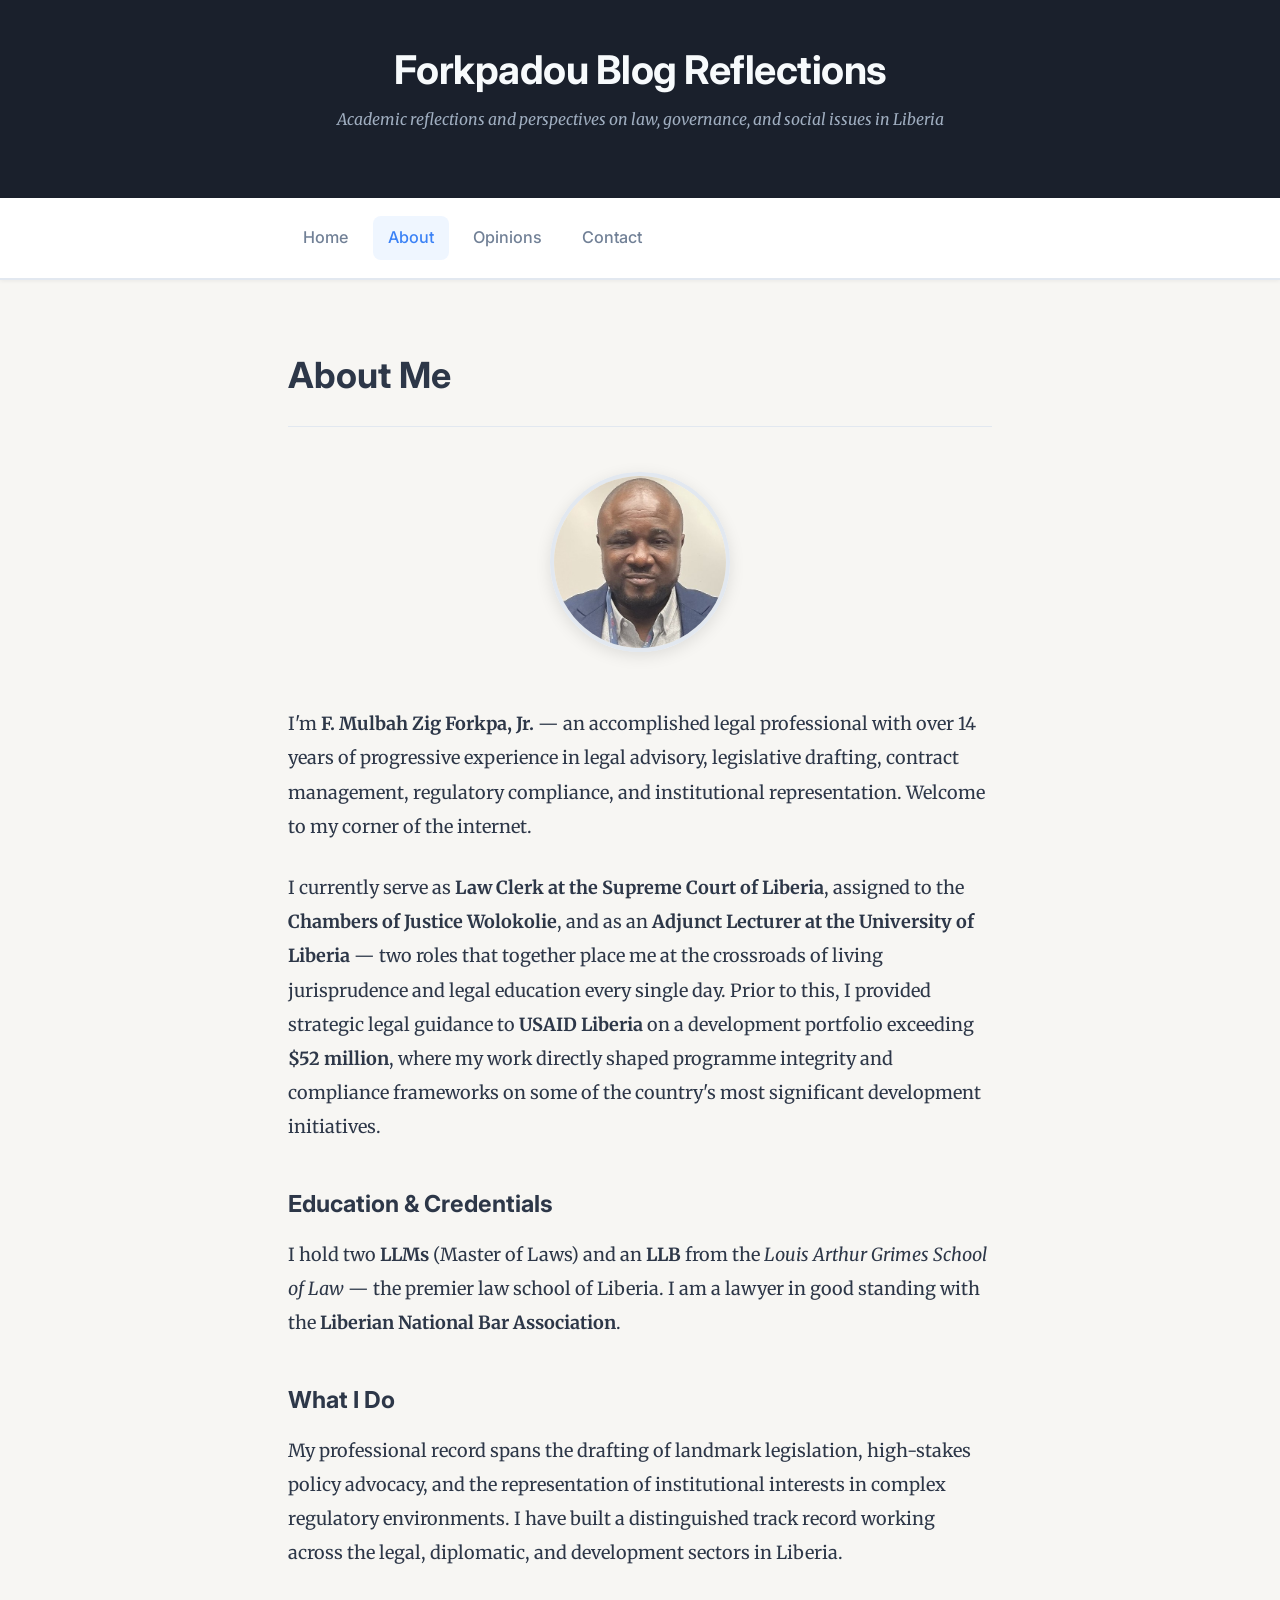
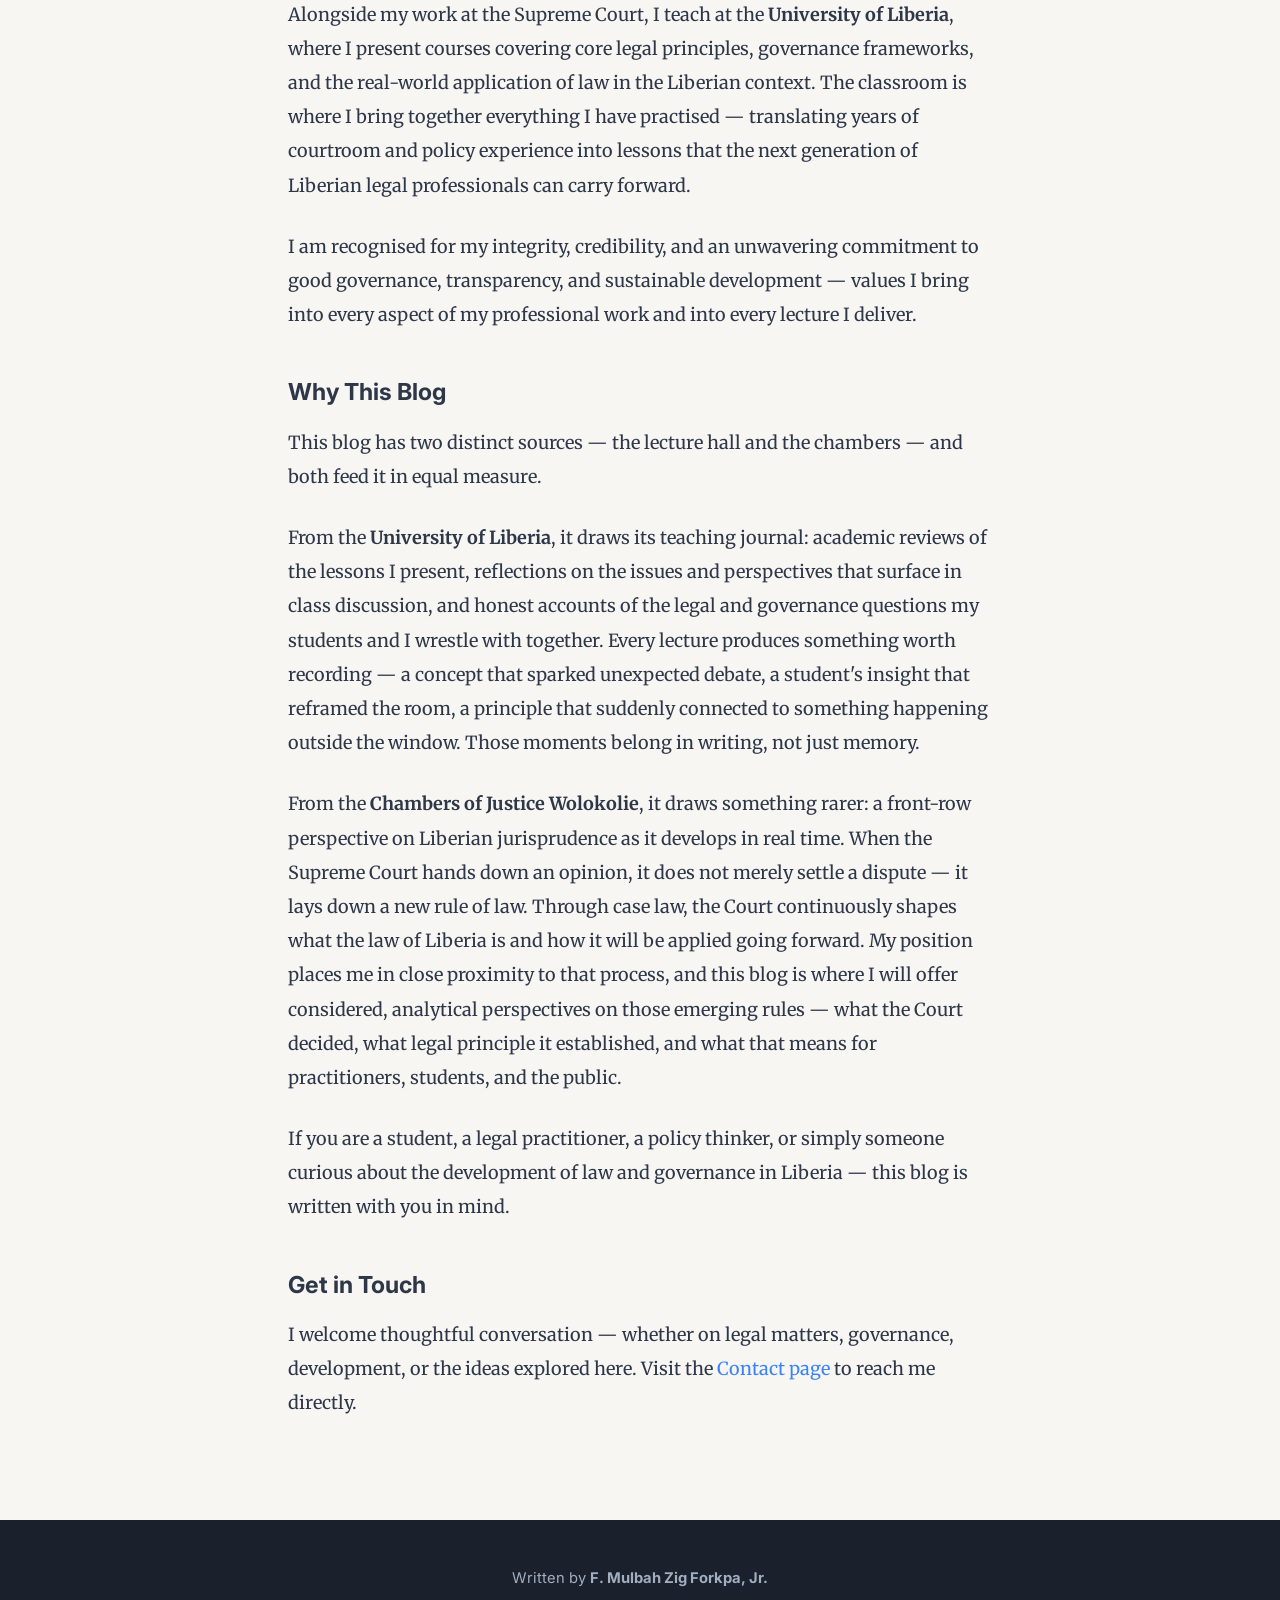
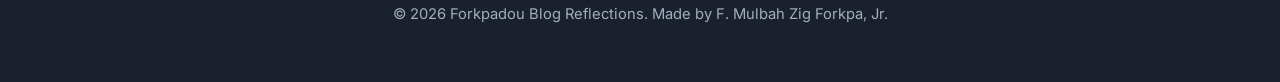
<file: about.html>
<!DOCTYPE html>
<html lang="en">

<head>
  <meta charset="UTF-8">
  <meta name="viewport" content="width=device-width, initial-scale=1.0">
  <!--
    Page title pattern: "Page Name — Site Name"
    The page name first so it's readable in a tab or bookmark list.
  -->
  <title>About — Forkpadou Blog Reflections</title>
  <meta property="og:type" content="website">
  <meta property="og:site_name" content="Forkpadou Blog Reflections">
  <meta property="og:title" content="About — Forkpadou Blog Reflections">
  <meta property="og:description" content="Learn about F. Mulbah Zig Forkpa, Jr. — legal professional with over 14 years of experience in law, governance, and land rights in Liberia.">
  <meta property="og:image" content="https://fmulbahzig-debug.github.io/Forkpadou-blog/Passport_Size_Photo.jpg">
  <meta property="og:url" content="https://fmulbahzig-debug.github.io/Forkpadou-blog/about.html">
  <meta name="twitter:card" content="summary_large_image">
  <meta name="twitter:title" content="About — Forkpadou Blog Reflections">
  <meta name="twitter:description" content="Learn about F. Mulbah Zig Forkpa, Jr. — legal professional with over 14 years of experience in law, governance, and land rights in Liberia.">
  <meta name="twitter:image" content="https://fmulbahzig-debug.github.io/Forkpadou-blog/Passport_Size_Photo.jpg">
  <link rel="stylesheet" href="style.css">
</head>

<body>

  <!-- ============================================================
       SITE HEADER
       Identical on every page. The blog title is wrapped in <a>
       so clicking it navigates back to the homepage.
       ============================================================ -->
  <header class="site-header">
    <div class="container">
      <h1 class="site-title">
        <a href="index.html">Forkpadou Blog Reflections</a>
      </h1>
      <p class="site-tagline">Academic reflections and perspectives on law, governance, and social issues in Liberia</p>
    </div>
  </header>


  <!-- ============================================================
       NAVIGATION
       Note: "About" has class="active" here (not "Home").
       Each page marks its own nav link as active — this is how
       the highlighted/current-page styling works.
       ============================================================ -->
  <nav class="site-nav" aria-label="Main navigation">
    <div class="container">
      <a href="index.html">Home</a>
      <a href="about.html" class="active" aria-current="page">About</a>
      <a href="opinions.html">Opinions</a>
      <a href="contact.html">Contact</a>
    </div>
  </nav>


  <!-- ============================================================
       MAIN CONTENT — About page
       ============================================================ -->
  <main class="site-main">
    <div class="container">

      <!-- Page heading -->
      <div class="page-header">
        <h1>About Me</h1>
      </div>

      <!-- Profile photo -->
      <div class="profile-photo-wrapper">
        <img src="Passport_Size_Photo.jpg"
             alt="F. Mulbah Zig Forkpa, Jr."
             class="profile-photo">
      </div>

      <!-- Page content -->
      <div class="page-body">

        <p>
          I'm <strong>F. Mulbah Zig Forkpa, Jr.</strong> — an accomplished legal professional
          with over 14 years of progressive experience in legal advisory, legislative drafting,
          contract management, regulatory compliance, and institutional representation.
          Welcome to my corner of the internet.
        </p>

        <p>
          I currently serve as <strong>Law Clerk at the Supreme Court of Liberia</strong>,
          assigned to the <strong>Chambers of Justice Wolokolie</strong>, and as an
          <strong>Adjunct Lecturer at the University of Liberia</strong> — two roles that
          together place me at the crossroads of living jurisprudence and legal education every single day.
          Prior to this, I provided strategic legal guidance to <strong>USAID Liberia</strong> on
          a development portfolio exceeding <strong>$52 million</strong>, where my work directly
          shaped programme integrity and compliance frameworks on some of the country's most
          significant development initiatives.
        </p>


        <!-- ── Sub-section ──────────────────────────────────── -->
        <h2>Education &amp; Credentials</h2>

        <p>
          I hold two <strong>LLMs</strong> (Master of Laws) and an <strong>LLB</strong> from the
          <em>Louis Arthur Grimes School of Law</em> — the premier law school of Liberia. I am a
          lawyer in good standing with the
          <strong>Liberian National Bar Association</strong>.
        </p>


        <!-- ── Sub-section ──────────────────────────────────── -->
        <h2>What I Do</h2>

        <p>
          My professional record spans the drafting of landmark legislation, high-stakes policy
          advocacy, and the representation of institutional interests in complex regulatory
          environments. I have built a distinguished track record working across the legal,
          diplomatic, and development sectors in Liberia.
        </p>

        <p>
          Alongside my work at the Supreme Court, I teach at the <strong>University of Liberia</strong>,
          where I present courses covering core legal principles, governance frameworks, and the
          real-world application of law in the Liberian context. The classroom is where I bring
          together everything I have practised — translating years of courtroom and policy
          experience into lessons that the next generation of Liberian legal professionals
          can carry forward.
        </p>

        <p>
          I am recognised for my integrity, credibility, and an unwavering commitment to
          good governance, transparency, and sustainable development — values I bring into
          every aspect of my professional work and into every lecture I deliver.
        </p>


        <!-- ── Sub-section ──────────────────────────────────── -->
        <h2>Why This Blog</h2>

        <p>
          This blog has two distinct sources — the lecture hall and the chambers — and both
          feed it in equal measure.
        </p>

        <p>
          From the <strong>University of Liberia</strong>, it draws its teaching journal: academic
          reviews of the lessons I present, reflections on the issues and perspectives that surface
          in class discussion, and honest accounts of the legal and governance questions my students
          and I wrestle with together. Every lecture produces something worth recording — a concept
          that sparked unexpected debate, a student's insight that reframed the room, a principle
          that suddenly connected to something happening outside the window. Those moments belong
          in writing, not just memory.
        </p>

        <p>
          From the <strong>Chambers of Justice Wolokolie</strong>, it draws something rarer: a
          front-row perspective on Liberian jurisprudence as it develops in real time. When the
          Supreme Court hands down an opinion, it does not merely settle a dispute — it lays down
          a new rule of law. Through case law, the Court continuously shapes what the law of
          Liberia is and how it will be applied going forward. My position places me in close
          proximity to that process, and this blog is where I will offer considered, analytical
          perspectives on those emerging rules — what the Court decided, what legal principle it
          established, and what that means for practitioners, students, and the public.
        </p>

        <p>
          If you are a student, a legal practitioner, a policy thinker, or simply someone
          curious about the development of law and governance in Liberia — this blog is
          written with you in mind.
        </p>


        <!-- ── Sub-section ──────────────────────────────────── -->
        <h2>Get in Touch</h2>

        <p>
          I welcome thoughtful conversation — whether on legal matters, governance, development,
          or the ideas explored here. Visit the
          <a href="contact.html">Contact page</a> to reach me directly.
        </p>

      </div>
      <!-- End .page-body -->

    </div>
  </main>


  <!-- ============================================================
       FOOTER — identical on every page
       ============================================================ -->
  <footer class="site-footer">
    <div class="container">
      <p>Written by <strong>F. Mulbah Zig Forkpa, Jr.</strong></p>
      <p>&copy; 2026 Forkpadou Blog Reflections. Made by F. Mulbah Zig Forkpa, Jr.</p>
    </div>
  </footer>


</body>
</html>
</file>
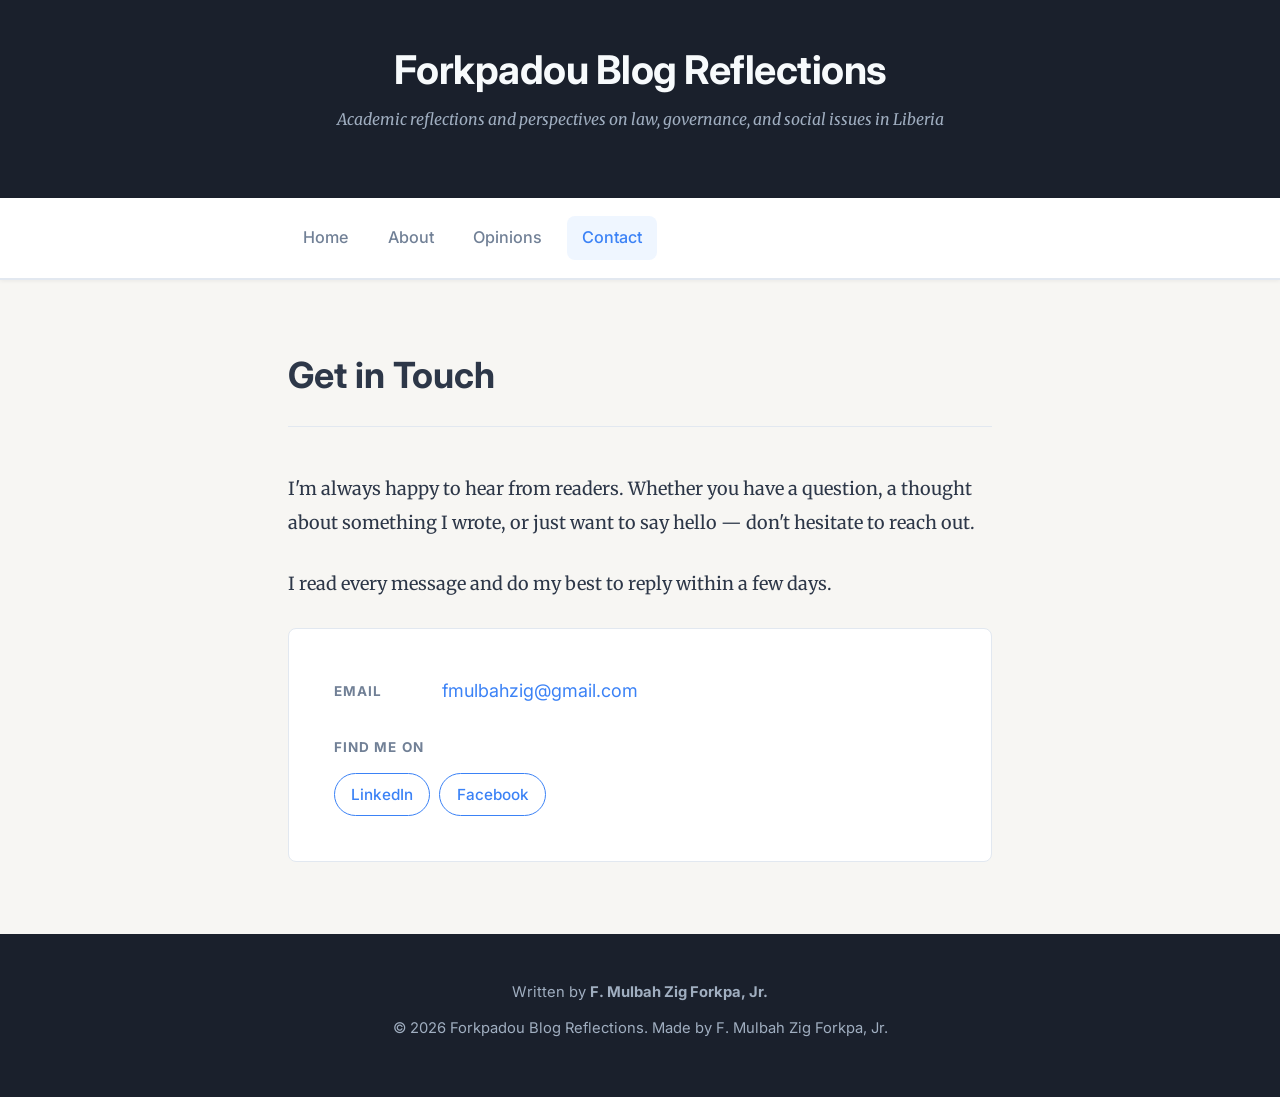
<file: contact.html>
<!DOCTYPE html>
<html lang="en">

<head>
  <meta charset="UTF-8">
  <meta name="viewport" content="width=device-width, initial-scale=1.0">
  <title>Contact — Forkpadou Blog Reflections</title>
  <meta property="og:type" content="website">
  <meta property="og:site_name" content="Forkpadou Blog Reflections">
  <meta property="og:title" content="Contact — Forkpadou Blog Reflections">
  <meta property="og:description" content="Get in touch with F. Mulbah Zig Forkpa, Jr. — author of Forkpadou Blog Reflections.">
  <meta property="og:image" content="https://fmulbahzig-debug.github.io/Forkpadou-blog/Passport_Size_Photo.jpg">
  <meta property="og:url" content="https://fmulbahzig-debug.github.io/Forkpadou-blog/contact.html">
  <meta name="twitter:card" content="summary_large_image">
  <meta name="twitter:title" content="Contact — Forkpadou Blog Reflections">
  <meta name="twitter:description" content="Get in touch with F. Mulbah Zig Forkpa, Jr. — author of Forkpadou Blog Reflections.">
  <meta name="twitter:image" content="https://fmulbahzig-debug.github.io/Forkpadou-blog/Passport_Size_Photo.jpg">
  <link rel="stylesheet" href="style.css">
</head>

<body>

  <!-- ============================================================
       SITE HEADER
       ============================================================ -->
  <header class="site-header">
    <div class="container">
      <h1 class="site-title">
        <a href="index.html">Forkpadou Blog Reflections</a>
      </h1>
      <p class="site-tagline">Academic reflections and perspectives on law, governance, and social issues in Liberia</p>
    </div>
  </header>


  <!-- ============================================================
       NAVIGATION — "Contact" is marked active on this page
       ============================================================ -->
  <nav class="site-nav" aria-label="Main navigation">
    <div class="container">
      <a href="index.html">Home</a>
      <a href="about.html">About</a>
      <a href="opinions.html">Opinions</a>
      <a href="contact.html" class="active" aria-current="page">Contact</a>
    </div>
  </nav>


  <!-- ============================================================
       MAIN CONTENT — Contact page
       ============================================================ -->
  <main class="site-main">
    <div class="container">

      <div class="page-header">
        <h1>Get in Touch</h1>
      </div>

      <div class="page-body">
        <p>
          I'm always happy to hear from readers. Whether you have a question, a thought about
          something I wrote, or just want to say hello — don't hesitate to reach out.
        </p>
        <p>
          I read every message and do my best to reply within a few days.
        </p>
      </div>


      <!-- ── Contact Card ───────────────────────────────────── -->
      <!--
        This card groups all contact methods in a clean panel.
        Each .contact-item is a labeled row: label on the left,
        value (link) on the right.
      -->
      <div class="contact-card">

        <!-- Email row -->
        <div class="contact-item">
          <span class="contact-label">Email</span>
          <!--
            mailto: links open the user's default email app.
            Replace "your@email.com" with your real address.
          -->
          <a href="mailto:fmulbahzig@gmail.com">fmulbahzig@gmail.com</a>
        </div>

        <!-- Social links row -->
        <div class="contact-item" style="flex-direction: column; align-items: flex-start; gap: 0.75rem;">
          <span class="contact-label">Find me on</span>
          <!--
            Social link buttons.
            - target="_blank" opens the link in a new browser tab.
            - rel="noopener noreferrer" is a security best practice
              when using target="_blank" — it prevents the new tab
              from accessing your page via JavaScript.
            Replace the href="#" with your actual profile URLs.
          -->
          <div class="social-links">
            <a href="https://www.linkedin.com/in/f-mulbah-zig-forkpa-jr-ba-llb-llm-uwc-llm-unicri-39871b166/"
               class="social-link" target="_blank" rel="noopener noreferrer">
              LinkedIn
            </a>
            <a href="https://www.facebook.com/mulbahzig.forkpa"
               class="social-link" target="_blank" rel="noopener noreferrer">
              Facebook
            </a>
          </div>
        </div>

      </div>
      <!-- End .contact-card -->

    </div>
  </main>


  <!-- ============================================================
       FOOTER
       ============================================================ -->
  <footer class="site-footer">
    <div class="container">
      <p>Written by <strong>F. Mulbah Zig Forkpa, Jr.</strong></p>
      <p>&copy; 2026 Forkpadou Blog Reflections. Made by F. Mulbah Zig Forkpa, Jr.</p>
    </div>
  </footer>


</body>
</html>
</file>
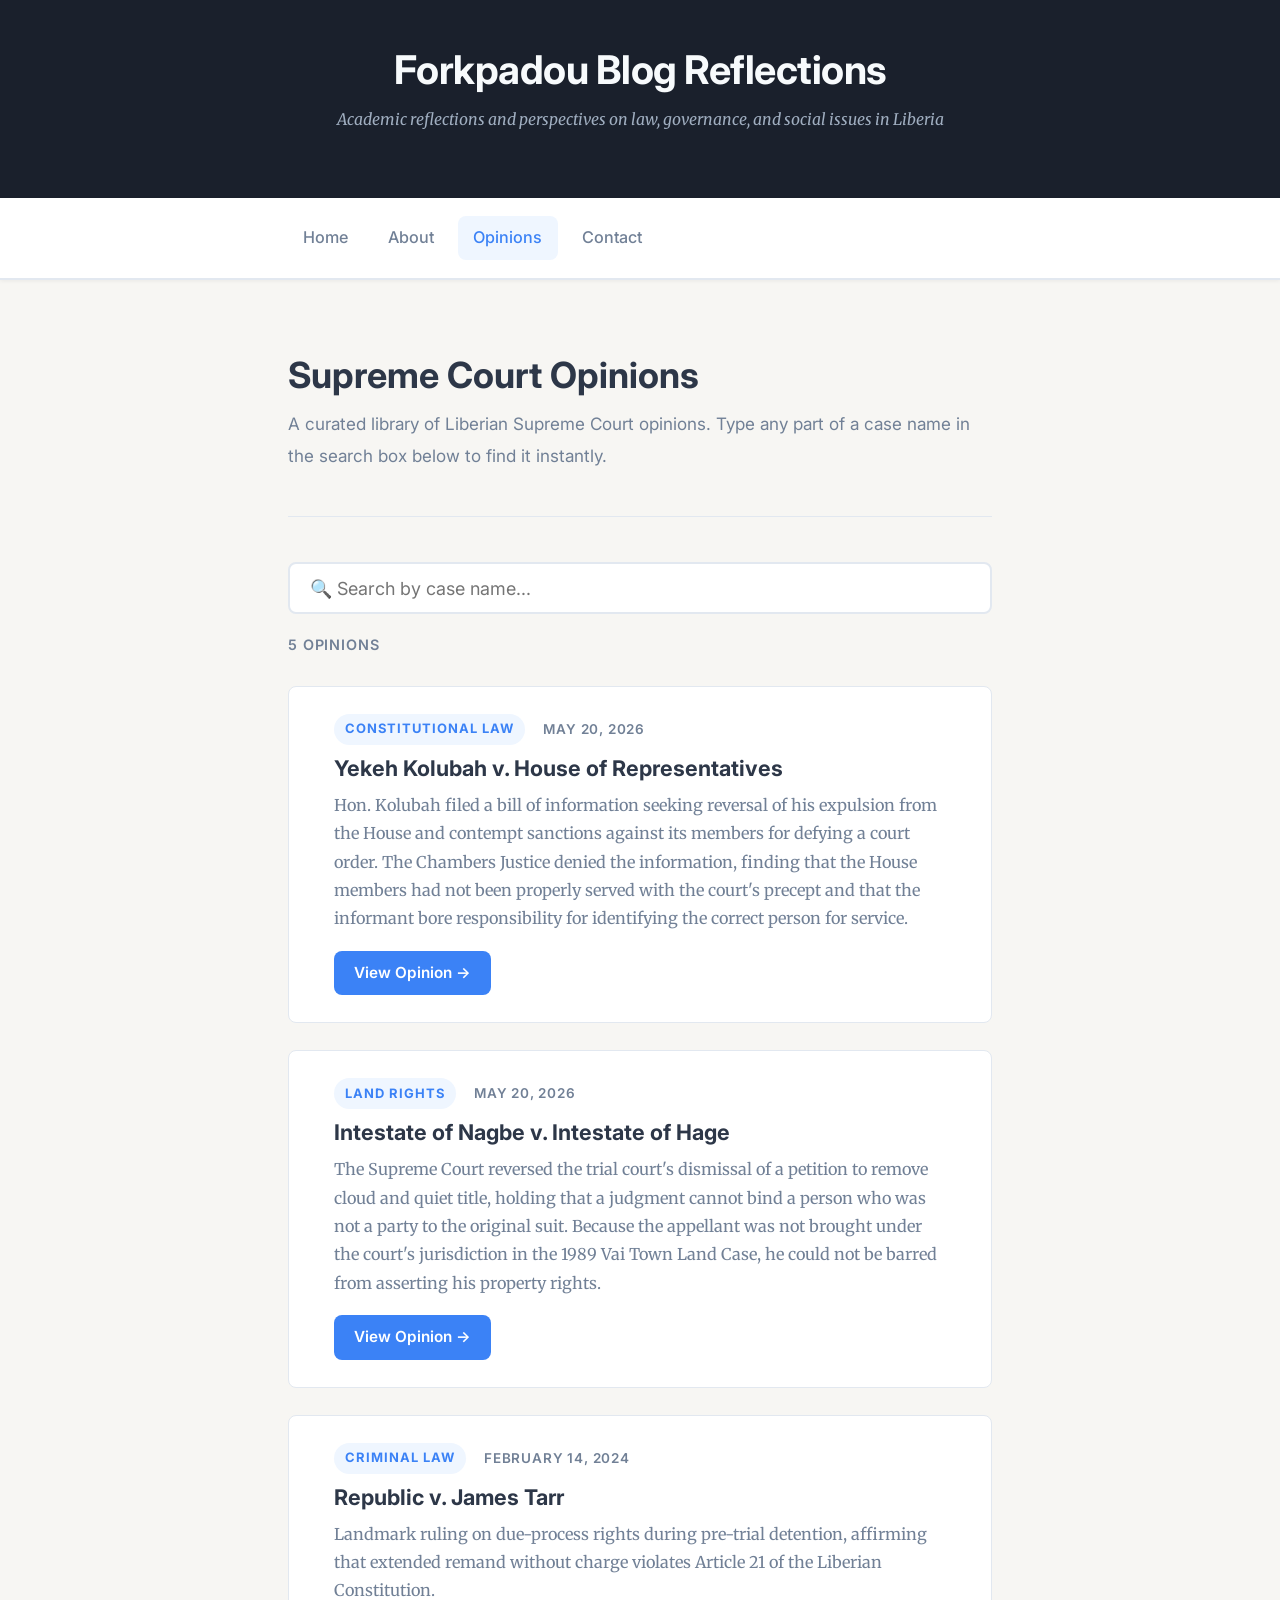
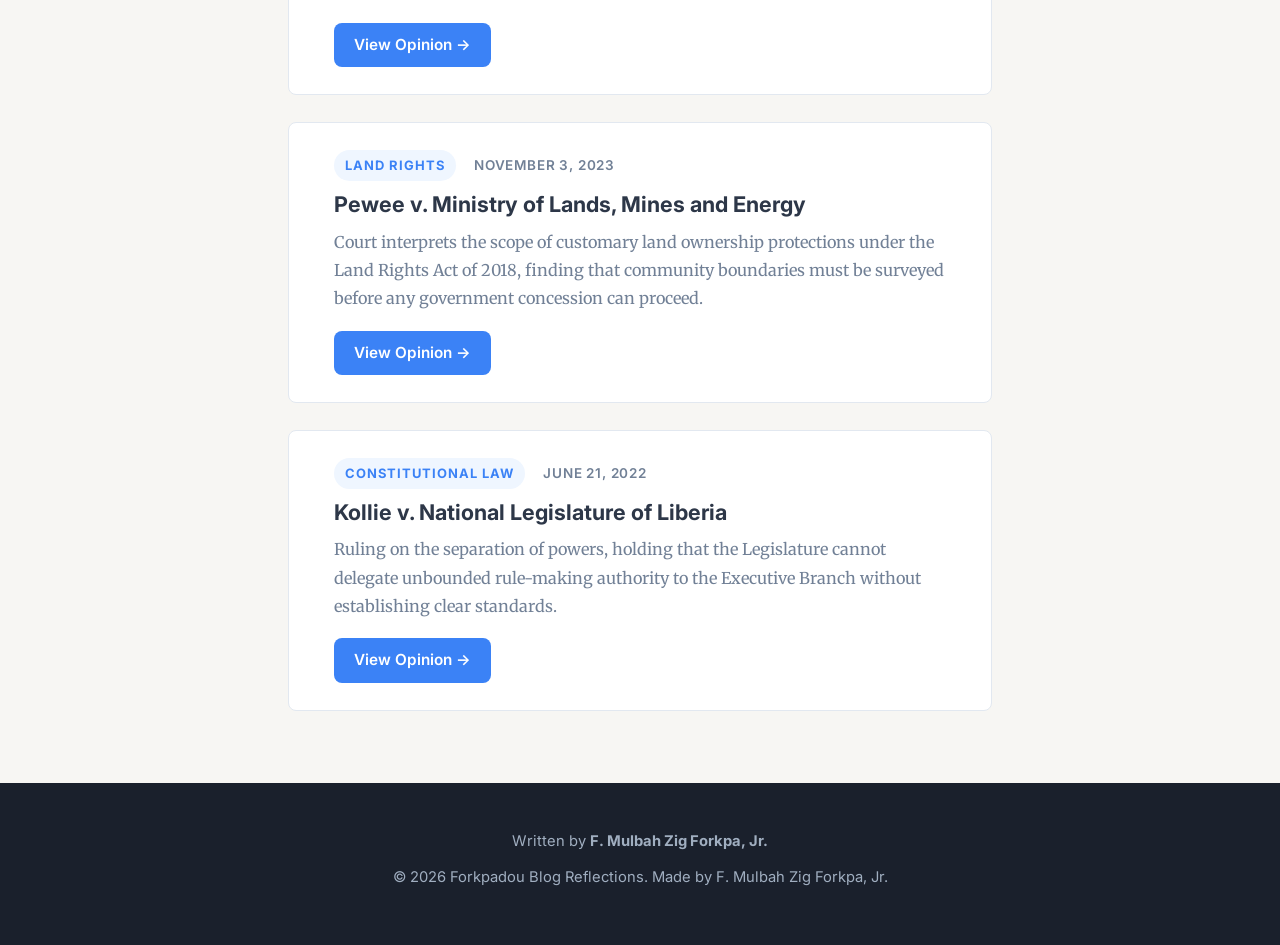
<file: opinions.html>
<!DOCTYPE html>
<html lang="en">

<head>
  <meta charset="UTF-8">
  <meta name="viewport" content="width=device-width, initial-scale=1.0">
  <title>Supreme Court Opinions — Forkpadou Blog Reflections</title>
  <meta property="og:type" content="website">
  <meta property="og:site_name" content="Forkpadou Blog Reflections">
  <meta property="og:title" content="Supreme Court Opinions — Forkpadou Blog Reflections">
  <meta property="og:description" content="A curated library of Liberian Supreme Court opinions with search capability, maintained by F. Mulbah Zig Forkpa, Jr.">
  <meta property="og:image" content="https://fmulbahzig-debug.github.io/Forkpadou-blog/Passport_Size_Photo.jpg">
  <meta property="og:url" content="https://fmulbahzig-debug.github.io/Forkpadou-blog/opinions.html">
  <meta name="twitter:card" content="summary_large_image">
  <meta name="twitter:title" content="Supreme Court Opinions — Forkpadou Blog Reflections">
  <meta name="twitter:description" content="A curated library of Liberian Supreme Court opinions with search capability, maintained by F. Mulbah Zig Forkpa, Jr.">
  <meta name="twitter:image" content="https://fmulbahzig-debug.github.io/Forkpadou-blog/Passport_Size_Photo.jpg">
  <link rel="stylesheet" href="style.css">
</head>

<body>

  <!-- ============================================================
       SITE HEADER — same as every page
       ============================================================ -->
  <header class="site-header">
    <div class="container">
      <h1 class="site-title">
        <a href="index.html">Forkpadou Blog Reflections</a>
      </h1>
      <p class="site-tagline">Academic reflections and perspectives on law, governance, and social issues in Liberia</p>
    </div>
  </header>


  <!-- ============================================================
       NAVIGATION — "Opinions" is marked active (current page)
       ============================================================ -->
  <nav class="site-nav" aria-label="Main navigation">
    <div class="container">
      <a href="index.html">Home</a>
      <a href="about.html">About</a>
      <a href="opinions.html" class="active" aria-current="page">Opinions</a>
      <a href="contact.html">Contact</a>
    </div>
  </nav>


  <!-- ============================================================
       MAIN CONTENT
       ============================================================ -->
  <main class="site-main">
    <div class="container">

      <!-- Page heading -->
      <div class="page-header">
        <h1>Supreme Court Opinions</h1>
        <p class="opinions-page-subtitle">
          A curated library of Liberian Supreme Court opinions.
          Type any part of a case name in the search box below to find it instantly.
        </p>
      </div>


      <!-- ── SEARCH BAR ──────────────────────────────────────── -->
      <!--
        The <label> is hidden visually (sr-only class) but read aloud
        by screen readers — important for accessibility.
        "for" on the label must match "id" on the input.
      -->
      <div class="opinions-search-wrap">
        <label for="case-search" class="sr-only">Search cases by name</label>
        <input
          type="search"
          id="case-search"
          class="opinions-search-input"
          placeholder="&#128269; Search by case name..."
          aria-label="Search Supreme Court cases by name"
          autocomplete="off"
        >
      </div>

      <!-- Live count ("12 opinions" / "3 results for 'Doe'") -->
      <p class="opinions-count" id="opinions-count" aria-live="polite"></p>


      <!-- ── OPINIONS LIST ────────────────────────────────────── -->
      <!--
        Cards are built and injected here by the JavaScript below.
        Keeping the list empty in HTML means adding a new case only
        requires editing the OPINIONS array in the script — not HTML.
      -->
      <ul class="opinions-list" id="opinions-list" aria-label="Supreme Court opinions"></ul>


      <!-- Shown only when a search finds nothing -->
      <p class="opinions-empty" id="opinions-empty" hidden>
        No cases match "<span id="opinions-empty-term"></span>".
        Try a shorter search term or check the spelling.
      </p>

    </div>
  </main>


  <!-- ============================================================
       SITE FOOTER
       ============================================================ -->
  <footer class="site-footer">
    <div class="container">
      <p>Written by <strong>F. Mulbah Zig Forkpa, Jr.</strong></p>
      <p>&copy; 2026 Forkpadou Blog Reflections. Made by F. Mulbah Zig Forkpa, Jr.</p>
    </div>
  </footer>


  <script>
    // ================================================================
    // SUPREME COURT OPINIONS — CASE LIST
    // ================================================================
    //
    // HOW TO ADD A NEW CASE (step-by-step):
    //
    //   1. Upload your PDF to Google Drive.
    //   2. Right-click the file → "Share" → change to "Anyone with the
    //      link can view" → click "Copy link".
    //      The link looks like:
    //        https://drive.google.com/file/d/ABC1234XYZ/view?usp=sharing
    //   3. Copy one of the existing { } blocks below.
    //   4. Paste it at the very TOP of the list (right after the "[" on
    //      the first line), then fill in the five fields:
    //
    //        name        — Full case title, e.g. "Doe v. Ministry of Justice"
    //        date        — Date the opinion was handed down, e.g. "March 12, 2024"
    //        year        — Just the year as a number, e.g. 2024
    //        topic       — Short category label, e.g. "Land Rights"
    //        description — One or two sentences summarising the ruling
    //        url         — The Google Drive "copy link" you got in step 2
    //
    //   5. Make sure every { } block except the very last one ends with
    //      a comma ( , ) — that's standard JavaScript list syntax.
    //   6. Save the file. Refresh the browser. The new case appears.
    //
    // ================================================================

    const OPINIONS = [

      // ── Add new cases above this line, newest first ──────────────

      {
        name: "Yekeh Kolubah v. House of Representatives",
        date: "May 20, 2026",
        year: 2026,
        topic: "Constitutional Law",
        description: "Hon. Kolubah filed a bill of information seeking reversal of his expulsion from the House and contempt sanctions against its members for defying a court order. The Chambers Justice denied the information, finding that the House members had not been properly served with the court's precept and that the informant bore responsibility for identifying the correct person for service.",
        url: "https://drive.google.com/file/d/1eNjaKT409ZwA7Md2QNh93Ky9xT6rTV9e/view?usp=drive_link"
      },
      {
        name: "Intestate of Nagbe v. Intestate of Hage",
        date: "May 20, 2026",
        year: 2026,
        topic: "Land Rights",
        description: "The Supreme Court reversed the trial court's dismissal of a petition to remove cloud and quiet title, holding that a judgment cannot bind a person who was not a party to the original suit. Because the appellant was not brought under the court's jurisdiction in the 1989 Vai Town Land Case, he could not be barred from asserting his property rights.",
        url: "https://drive.google.com/file/d/1-YgXt7lqUOGgGFiUMBNQ6aKBZU0GLVVp/view?usp=drive_link"
      },
      {
        name: "Republic v. James Tarr",
        date: "February 14, 2024",
        year: 2024,
        topic: "Criminal Law",
        description: "Landmark ruling on due-process rights during pre-trial detention, affirming that extended remand without charge violates Article 21 of the Liberian Constitution.",
        url: "https://drive.google.com/file/d/REPLACE_WITH_YOUR_LINK/view?usp=sharing"
      },
      {
        name: "Pewee v. Ministry of Lands, Mines and Energy",
        date: "November 3, 2023",
        year: 2023,
        topic: "Land Rights",
        description: "Court interprets the scope of customary land ownership protections under the Land Rights Act of 2018, finding that community boundaries must be surveyed before any government concession can proceed.",
        url: "https://drive.google.com/file/d/REPLACE_WITH_YOUR_LINK/view?usp=sharing"
      },
      {
        name: "Kollie v. National Legislature of Liberia",
        date: "June 21, 2022",
        year: 2022,
        topic: "Constitutional Law",
        description: "Ruling on the separation of powers, holding that the Legislature cannot delegate unbounded rule-making authority to the Executive Branch without establishing clear standards.",
        url: "https://drive.google.com/file/d/REPLACE_WITH_YOUR_LINK/view?usp=sharing"
      }

      // ── Add new cases above this line, newest first ──────────────

    ]; // ← do not delete this closing bracket


    // ================================================================
    // SEARCH AND DISPLAY LOGIC
    // You do NOT need to change anything below this line.
    // ================================================================

    const listEl      = document.getElementById("opinions-list");
    const searchInput = document.getElementById("case-search");
    const countEl     = document.getElementById("opinions-count");
    const emptyEl     = document.getElementById("opinions-empty");
    const emptyTermEl = document.getElementById("opinions-empty-term");

    // Builds one <li> card element for a single opinion object
    function buildCard(opinion) {
      const li = document.createElement("li");
      li.className = "opinion-card";
      li.innerHTML = `
        <div class="opinion-card-meta">
          <span class="opinion-card-topic">${opinion.topic}</span>
          <span class="opinion-card-date">${opinion.date}</span>
        </div>
        <h2 class="opinion-card-title">${opinion.name}</h2>
        <p class="opinion-card-desc">${opinion.description}</p>
        <a
          href="${opinion.url}"
          class="opinion-view-btn"
          target="_blank"
          rel="noopener noreferrer"
          aria-label="View opinion: ${opinion.name} (opens in new tab)"
        >View Opinion &rarr;</a>
      `;
      return li;
    }

    // Renders either all opinions or only those matching the search term
    function renderOpinions(query) {
      const term    = query.trim().toLowerCase();
      const results = term
        ? OPINIONS.filter(op => op.name.toLowerCase().includes(term))
        : OPINIONS;

      listEl.innerHTML = ""; // clear previous cards

      if (results.length === 0) {
        emptyTermEl.textContent = query.trim();
        emptyEl.hidden = false;
        countEl.textContent = "";
      } else {
        emptyEl.hidden = true;
        results.forEach(op => listEl.appendChild(buildCard(op)));
        countEl.textContent = term
          ? `${results.length} result${results.length !== 1 ? "s" : ""} for "${query.trim()}"`
          : `${results.length} opinion${results.length !== 1 ? "s" : ""}`;
      }
    }

    // Show all cases on first load
    renderOpinions("");

    // Re-filter on every keystroke — no button press needed
    searchInput.addEventListener("input", () => renderOpinions(searchInput.value));
  </script>

</body>
</html>
</file>
<file: style.css>
/* ================================================================
   STYLE.CSS — Main stylesheet for My Personal Blog
   This single file controls the look of every page on the site.
   All HTML pages link to this file with:
     <link rel="stylesheet" href="style.css">
   ================================================================ */


/* ----------------------------------------------------------------
   1. GOOGLE FONTS IMPORT
   We load two typefaces from Google Fonts:
   - "Merriweather" — a serif font designed for screen reading.
     Long-form text is much more comfortable in a serif face.
   - "Inter" — a clean, modern sans-serif for headings, labels,
     and navigation where clarity matters more than warmth.
   ---------------------------------------------------------------- */
@import url('https://fonts.googleapis.com/css2?family=Inter:wght@400;500;600;700&family=Merriweather:ital,wght@0,400;0,700;1,400&display=swap');


/* ----------------------------------------------------------------
   2. CSS CUSTOM PROPERTIES (Variables)
   Think of these like named constants in code.
   Define a color once here, use it everywhere.
   To change the site's accent color, edit ONE line.
   ---------------------------------------------------------------- */
:root {
  /* Colors */
  --clr-bg:           #f7f6f3;   /* Page background: warm off-white */
  --clr-surface:      #ffffff;   /* Card and panel background */
  --clr-text:         #2d3748;   /* Main text: dark grey-blue (softer than pure black) */
  --clr-text-muted:   #718096;   /* Secondary text: lighter grey */
  --clr-accent:       #3b82f6;   /* Links and highlights: calm blue */
  --clr-accent-hover: #1d4ed8;   /* Darker blue for hover states */
  --clr-border:       #e2e8f0;   /* Borders and dividers: very light grey */
  --clr-header-bg:    #1a202c;   /* Header and footer: dark navy */
  --clr-header-text:  #f7fafc;   /* Text on dark backgrounds */

  /* Typography */
  --font-reading: 'Merriweather', Georgia, 'Times New Roman', serif;
  --font-ui:      'Inter', system-ui, -apple-system, sans-serif;

  /* Spacing scale — all sizes as multiples of 8px */
  --space-xs:  0.5rem;    /*  8px */
  --space-sm:  1rem;      /* 16px */
  --space-md:  1.5rem;    /* 24px */
  --space-lg:  2.5rem;    /* 40px */
  --space-xl:  4rem;      /* 64px */

  /* Layout */
  --max-width:  740px;    /* Optimal line length for reading (~65–75 chars) */
  --radius:     8px;      /* Rounded corners on cards and buttons */
  --transition: 0.2s ease; /* Duration for hover animations */
}


/* ----------------------------------------------------------------
   3. CSS RESET & BASE STYLES
   Browsers (Chrome, Firefox, Safari) apply their own default styles.
   This section zeros those out so we start from a clean slate.
   ---------------------------------------------------------------- */
*, *::before, *::after {
  box-sizing: border-box; /* Padding counts inside an element's width, not outside */
  margin: 0;
  padding: 0;
}

html {
  font-size: 18px;          /* Base size — all "rem" units are multiples of this */
  scroll-behavior: smooth;  /* Smooth scroll when clicking anchor (#) links */
}

body {
  font-family: var(--font-reading);
  background-color: var(--clr-bg);
  color: var(--clr-text);
  line-height: 1.85;          /* 1.85× the font size — generous spacing between lines */
  min-height: 100vh;          /* Body is at least as tall as the viewport */
  display: flex;
  flex-direction: column;     /* Stacks header → nav → main → footer vertically */
}


/* ----------------------------------------------------------------
   4. GLOBAL TYPOGRAPHY
   Default styles for headings, paragraphs, links, and images.
   ---------------------------------------------------------------- */
h1, h2, h3, h4 {
  font-family: var(--font-ui);  /* Headings use the clean sans-serif */
  font-weight: 700;
  line-height: 1.3;
  color: var(--clr-text);
}

p {
  margin-bottom: var(--space-sm);
}

/* Base link style */
a {
  color: var(--clr-accent);
  text-decoration: none;
  transition: color var(--transition);  /* Color fades smoothly on hover */
}

a:hover {
  color: var(--clr-accent-hover);
  text-decoration: underline;
}

img {
  max-width: 100%;  /* Images never overflow their container */
  display: block;   /* Removes the small gap beneath inline images */
}


/* ----------------------------------------------------------------
   5. LAYOUT CONTAINER
   A centered column with a max width.
   Wraps content on every page so text doesn't stretch wall-to-wall.
   Usage: <div class="container">...</div>
   ---------------------------------------------------------------- */
.container {
  width: 100%;
  max-width: var(--max-width);
  margin: 0 auto;             /* auto left/right margin = centered */
  padding: 0 var(--space-sm); /* Side breathing room on small screens */
}


/* ----------------------------------------------------------------
   6. SITE HEADER
   The dark banner at the top of every page.
   Contains the blog name and tagline.
   ---------------------------------------------------------------- */
.site-header {
  background-color: var(--clr-header-bg);
  color: var(--clr-header-text);
  padding: var(--space-lg) 0;
  text-align: center;
}

.site-header .site-title {
  font-size: 2.2rem;
  letter-spacing: -0.5px;
  margin-bottom: var(--space-xs);
}

/* Makes the blog title a clickable link back to home on inner pages */
.site-header .site-title a {
  color: var(--clr-header-text);
  text-decoration: none;
}

.site-header .site-title a:hover {
  text-decoration: none;
  opacity: 0.85;
}

.site-header .site-tagline {
  font-family: var(--font-reading);
  font-size: 0.88rem;
  font-style: italic;
  font-weight: 400;
  color: #a0aec0;  /* Muted grey-blue — readable on dark background */
}


/* ----------------------------------------------------------------
   7. NAVIGATION BAR
   The row of page links just below the header.
   "position: sticky" keeps it pinned to the top as you scroll.
   ---------------------------------------------------------------- */
.site-nav {
  background-color: var(--clr-surface);
  border-bottom: 2px solid var(--clr-border);
  position: sticky;  /* Sticks to the top when you scroll past it */
  top: 0;
  z-index: 100;      /* Floats above other content so nothing overlaps it */
  box-shadow: 0 1px 4px rgba(0, 0, 0, 0.06);
}

.site-nav .container {
  display: flex;         /* Lays nav links side by side in a row */
  align-items: center;
  gap: var(--space-xs);
  padding-top: var(--space-sm);
  padding-bottom: var(--space-sm);
}

.site-nav a {
  font-family: var(--font-ui);
  font-size: 0.9rem;
  font-weight: 500;
  color: var(--clr-text-muted);
  text-decoration: none;
  padding: 0.4rem 0.85rem;
  border-radius: var(--radius);
  transition: background-color var(--transition), color var(--transition);
}

/* Hover effect and "active" state (current page is highlighted) */
.site-nav a:hover,
.site-nav a.active {
  color: var(--clr-accent);
  background-color: #eff6ff;  /* Very light blue tint */
  text-decoration: none;
}


/* ----------------------------------------------------------------
   8. MAIN CONTENT AREA
   The center column between the nav and the footer.
   "flex: 1" makes it grow to fill available space,
   which pushes the footer to the bottom even on short pages.
   ---------------------------------------------------------------- */
.site-main {
  flex: 1;
  padding: var(--space-xl) 0;
}


/* ----------------------------------------------------------------
   9. HOMEPAGE — POST CARDS
   Each blog post preview on the homepage is a "card".
   ---------------------------------------------------------------- */

/* The "Latest Posts" section label above the card list */
.posts-section-title {
  font-family: var(--font-ui);
  font-size: 0.8rem;
  font-weight: 700;
  color: var(--clr-text-muted);
  text-transform: uppercase;
  letter-spacing: 0.1em;
  margin-bottom: var(--space-lg);
  padding-bottom: var(--space-sm);
  border-bottom: 2px solid var(--clr-border);
}

/* The list that holds all the cards (no bullets) */
.post-list {
  display: flex;
  flex-direction: column;
  gap: var(--space-lg);
  list-style: none;
}

/* Individual post card */
.post-card {
  background-color: var(--clr-surface);
  border: 1px solid var(--clr-border);
  border-radius: var(--radius);
  padding: var(--space-md) var(--space-lg);
  transition: box-shadow var(--transition), transform var(--transition);
}

/* Hover: card lifts slightly — gives the site a responsive, tactile feel */
.post-card:hover {
  box-shadow: 0 6px 24px rgba(0, 0, 0, 0.09);
  transform: translateY(-3px);
}

/* Date label above the post title */
.post-card-date {
  font-family: var(--font-ui);
  font-size: 0.75rem;
  font-weight: 600;
  color: var(--clr-text-muted);
  text-transform: uppercase;
  letter-spacing: 0.07em;
  margin-bottom: var(--space-xs);
}

.post-card-title {
  font-size: 1.35rem;
  margin-bottom: var(--space-xs);
}

/* The title link — dark text, turns blue on hover */
.post-card-title a {
  color: var(--clr-text);
  text-decoration: none;
  transition: color var(--transition);
}

.post-card-title a:hover {
  color: var(--clr-accent);
  text-decoration: none;
}

/* Short preview paragraph */
.post-card-excerpt {
  font-size: 0.9rem;
  color: var(--clr-text-muted);
  line-height: 1.75;
  margin-bottom: var(--space-sm);
}

/* "Read more →" link at the bottom of each card */
.read-more-link {
  font-family: var(--font-ui);
  font-size: 0.82rem;
  font-weight: 600;
  color: var(--clr-accent);
  text-decoration: none;
  display: inline-flex;
  align-items: center;
  gap: 4px;
  transition: gap var(--transition), color var(--transition);
}

/* The arrow slides right on hover — a small but satisfying detail */
.read-more-link:hover {
  color: var(--clr-accent-hover);
  gap: 10px;
  text-decoration: none;
}


/* ----------------------------------------------------------------
   10. FULL BLOG POST PAGE
   Styles for a complete article (the posts/ folder pages).
   ---------------------------------------------------------------- */

/* "← Back to all posts" link at the top */
.back-link {
  display: inline-flex;
  align-items: center;
  gap: 6px;
  font-family: var(--font-ui);
  font-size: 0.85rem;
  font-weight: 500;
  color: var(--clr-text-muted);
  text-decoration: none;
  margin-bottom: var(--space-lg);
  transition: color var(--transition), gap var(--transition);
}

.back-link:hover {
  color: var(--clr-accent);
  gap: 10px;
  text-decoration: none;
}

/* The section containing the title, date, and author */
.post-header {
  margin-bottom: var(--space-lg);
  padding-bottom: var(--space-md);
  border-bottom: 1px solid var(--clr-border);
}

/* "May 15, 2026 · Written by Your Name" */
.post-meta {
  font-family: var(--font-ui);
  font-size: 0.82rem;
  color: var(--clr-text-muted);
  margin-bottom: var(--space-sm);
}

.post-title {
  font-size: 2rem;
  line-height: 1.25;
}

/* The full article content */
.post-body {
  font-size: 1rem;
  line-height: 1.9;
}

.post-body h2 {
  font-size: 1.4rem;
  margin-top: var(--space-lg);
  margin-bottom: var(--space-sm);
}

.post-body h3 {
  font-size: 1.1rem;
  margin-top: var(--space-md);
  margin-bottom: var(--space-xs);
}

.post-body p {
  margin-bottom: var(--space-md);
}

/* Block quote — the blue left border makes it visually distinct */
.post-body blockquote {
  border-left: 4px solid var(--clr-accent);
  padding: var(--space-xs) var(--space-md);
  margin: var(--space-md) 0;
  color: var(--clr-text-muted);
  font-style: italic;
}


/* ----------------------------------------------------------------
   11. ABOUT PAGE — Profile photo
   ---------------------------------------------------------------- */
.profile-photo-wrapper {
  text-align: center;
  margin-bottom: var(--space-lg);
}

.profile-photo {
  width: 180px;
  height: 180px;
  object-fit: cover;        /* Crops the image neatly to fill the circle */
  object-position: top;     /* Focuses on the face/top of the photo */
  border-radius: 50%;       /* Makes it a perfect circle */
  border: 4px solid var(--clr-border);
  box-shadow: 0 4px 16px rgba(0, 0, 0, 0.1);
  display: inline-block;
}

/* ----------------------------------------------------------------
   12. ABOUT & CONTACT PAGES (generic page layout)
   ---------------------------------------------------------------- */
.page-header {
  margin-bottom: var(--space-lg);
  padding-bottom: var(--space-md);
  border-bottom: 1px solid var(--clr-border);
}

.page-header h1 {
  font-size: 2rem;
}

.page-body {
  font-size: 1rem;
  line-height: 1.9;
}

.page-body h2 {
  font-size: 1.3rem;
  margin-top: var(--space-lg);
  margin-bottom: var(--space-sm);
}

.page-body p {
  margin-bottom: var(--space-md);
}


/* ----------------------------------------------------------------
   12. CONTACT PAGE — Contact card and social links
   ---------------------------------------------------------------- */
.contact-card {
  background-color: var(--clr-surface);
  border: 1px solid var(--clr-border);
  border-radius: var(--radius);
  padding: var(--space-lg);
  margin-top: var(--space-md);
}

.contact-item {
  display: flex;
  align-items: center;
  gap: var(--space-sm);
  margin-bottom: var(--space-md);
  font-family: var(--font-ui);
}

.contact-item:last-child {
  margin-bottom: 0;
}

/* The small uppercase label ("EMAIL", "FIND ME ON") */
.contact-label {
  font-size: 0.75rem;
  font-weight: 700;
  text-transform: uppercase;
  letter-spacing: 0.08em;
  color: var(--clr-text-muted);
  min-width: 90px;
}

/* Row of social media pill buttons */
.social-links {
  display: flex;
  flex-wrap: wrap;  /* Wraps to a second row on small screens */
  gap: var(--space-xs);
}

/* Individual pill-shaped social button */
.social-link {
  font-family: var(--font-ui);
  font-size: 0.85rem;
  font-weight: 500;
  color: var(--clr-accent);
  text-decoration: none;
  border: 1.5px solid var(--clr-accent);
  padding: 0.35rem 0.9rem;
  border-radius: 999px;  /* Very large radius = pill shape */
  transition: background-color var(--transition), color var(--transition);
}

/* On hover, the pill fills with the accent color */
.social-link:hover {
  background-color: var(--clr-accent);
  color: #ffffff;
  text-decoration: none;
}


/* ----------------------------------------------------------------
   13. OPINIONS PAGE
   Styles for opinions.html — the Supreme Court opinions library.
   ---------------------------------------------------------------- */

/* Subtitle text under the page heading */
.opinions-page-subtitle {
  font-size: 0.95rem;
  color: var(--clr-text-muted);
  margin-top: var(--space-xs);
  font-family: var(--font-ui);
}

/* Visually hidden — exists for screen readers only */
.sr-only {
  position: absolute;
  width: 1px;
  height: 1px;
  overflow: hidden;
  clip: rect(0 0 0 0);
  white-space: nowrap;
}

/* Wrapper that gives the search bar top breathing room */
.opinions-search-wrap {
  margin: var(--space-lg) 0 var(--space-sm);
}

/* The search input field */
.opinions-search-input {
  width: 100%;
  padding: 0.75rem 1.1rem;
  font-family: var(--font-ui);
  font-size: 1rem;
  color: var(--clr-text);
  background-color: var(--clr-surface);
  border: 2px solid var(--clr-border);
  border-radius: var(--radius);
  outline: none;
  transition: border-color var(--transition), box-shadow var(--transition);
}

/* Blue ring when the search box is focused / clicked into */
.opinions-search-input:focus {
  border-color: var(--clr-accent);
  box-shadow: 0 0 0 3px rgba(59, 130, 246, 0.15);
}

/* "12 opinions" / "3 results for 'Doe'" counter line */
.opinions-count {
  font-family: var(--font-ui);
  font-size: 0.8rem;
  font-weight: 600;
  color: var(--clr-text-muted);
  text-transform: uppercase;
  letter-spacing: 0.06em;
  margin-bottom: var(--space-md);
  min-height: 1.2em; /* prevents layout shift when text changes */
}

/* The list that holds all opinion cards (no bullet points) */
.opinions-list {
  list-style: none;
  display: flex;
  flex-direction: column;
  gap: var(--space-md);
  padding: 0;
}

/* Individual opinion card — same card style as blog posts */
.opinion-card {
  background-color: var(--clr-surface);
  border: 1px solid var(--clr-border);
  border-radius: var(--radius);
  padding: var(--space-md) var(--space-lg);
  transition: box-shadow var(--transition), transform var(--transition);
}

.opinion-card:hover {
  box-shadow: 0 6px 24px rgba(0, 0, 0, 0.09);
  transform: translateY(-2px);
}

/* Row containing the topic badge and the date */
.opinion-card-meta {
  display: flex;
  align-items: center;
  gap: var(--space-sm);
  margin-bottom: var(--space-xs);
  flex-wrap: wrap;
}

/* Coloured topic pill — e.g. "Land Rights", "Criminal Law" */
.opinion-card-topic {
  font-family: var(--font-ui);
  font-size: 0.72rem;
  font-weight: 700;
  text-transform: uppercase;
  letter-spacing: 0.08em;
  color: var(--clr-accent);
  background-color: #eff6ff;
  padding: 0.2rem 0.6rem;
  border-radius: 999px;
  white-space: nowrap;
}

/* Date in the meta row */
.opinion-card-date {
  font-family: var(--font-ui);
  font-size: 0.75rem;
  font-weight: 600;
  color: var(--clr-text-muted);
  text-transform: uppercase;
  letter-spacing: 0.06em;
}

/* Case name heading inside each card */
.opinion-card-title {
  font-size: 1.2rem;
  margin-bottom: var(--space-xs);
  color: var(--clr-text);
}

/* One-sentence description of the ruling */
.opinion-card-desc {
  font-size: 0.9rem;
  color: var(--clr-text-muted);
  line-height: 1.75;
  margin-bottom: var(--space-sm);
}

/* "View Opinion →" button */
.opinion-view-btn {
  display: inline-block;
  font-family: var(--font-ui);
  font-size: 0.85rem;
  font-weight: 600;
  color: #ffffff;
  background-color: var(--clr-accent);
  padding: 0.45rem 1.1rem;
  border-radius: var(--radius);
  text-decoration: none;
  transition: background-color var(--transition), transform var(--transition);
}

.opinion-view-btn:hover {
  background-color: var(--clr-accent-hover);
  color: #ffffff;
  text-decoration: none;
  transform: translateY(-1px);
}

/* "No results" message shown when search finds nothing */
.opinions-empty {
  font-family: var(--font-ui);
  font-size: 0.95rem;
  color: var(--clr-text-muted);
  text-align: center;
  padding: var(--space-xl) 0;
  font-style: italic;
}


/* ----------------------------------------------------------------
   14. SITE FOOTER
   Dark bar at the very bottom of every page.
   ---------------------------------------------------------------- */
.site-footer {
  background-color: var(--clr-header-bg);
  color: #a0aec0;
  padding: var(--space-lg) 0;
  text-align: center;
  font-family: var(--font-ui);
  font-size: 0.82rem;
}

.site-footer p {
  margin-bottom: var(--space-xs);
}

.site-footer a {
  color: #63b3ed;  /* Brighter blue so links are visible on dark background */
}


/* ----------------------------------------------------------------
   15. RESPONSIVE DESIGN — Mobile adjustments
   "max-width: 600px" means: apply these rules only on screens
   narrower than 600px (phones). The site is already readable on
   desktop — here we just tighten things up for smaller screens.
   ---------------------------------------------------------------- */
@media (max-width: 600px) {
  html {
    font-size: 16px;  /* Slightly smaller base on phones saves space */
  }

  .site-header {
    padding: var(--space-md) 0;
  }

  .site-header .site-title {
    font-size: 1.65rem;
  }

  /* Nav links wrap onto a second row if they don't all fit */
  .site-nav .container {
    gap: 0.25rem;
    flex-wrap: wrap;
  }

  .post-card {
    padding: var(--space-sm) var(--space-md);  /* Less padding on small screens */
  }

  .post-title {
    font-size: 1.6rem;
  }

  .contact-item {
    flex-direction: column;
    align-items: flex-start;
  }
}
</file>
